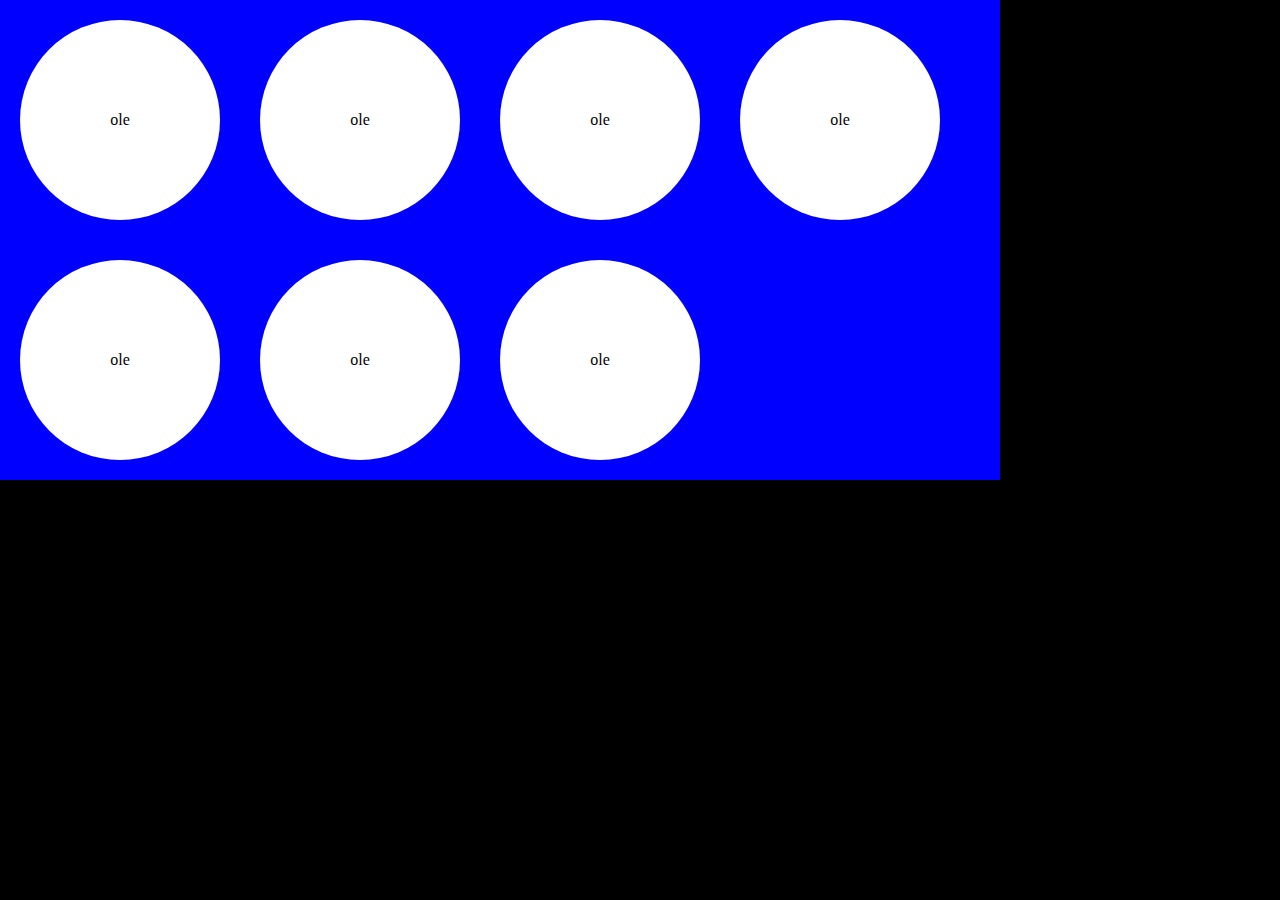
<file: Aula05/index.html>
<!DOCTYPE html>
<html lang="en">
<head>
    <meta charset="UTF-8">
    <meta http-equiv="X-UA-Compatible" content="IE=edge">
    <meta name="viewport" content="width=device-width, initial-scale=1.0">
    <link rel="stylesheet" href="style.css">
    <title>Flex-box</title>
</head>
<body>

    <div class="wrap">
        <div>ole</div>
        <div>ole</div>
        <div>ole</div>
        <div>ole</div>
        <div>ole</div>
        <div>ole</div>
        <div>ole</div>
    </div>

    <div class="justify-content">
        <div></div>
        <div></div>
        <div></div>
    </div>

    <div class="align-items">
        <div></div>
        <div></div>
        <div></div>
    </div>
    
</body>
</html>
</file>
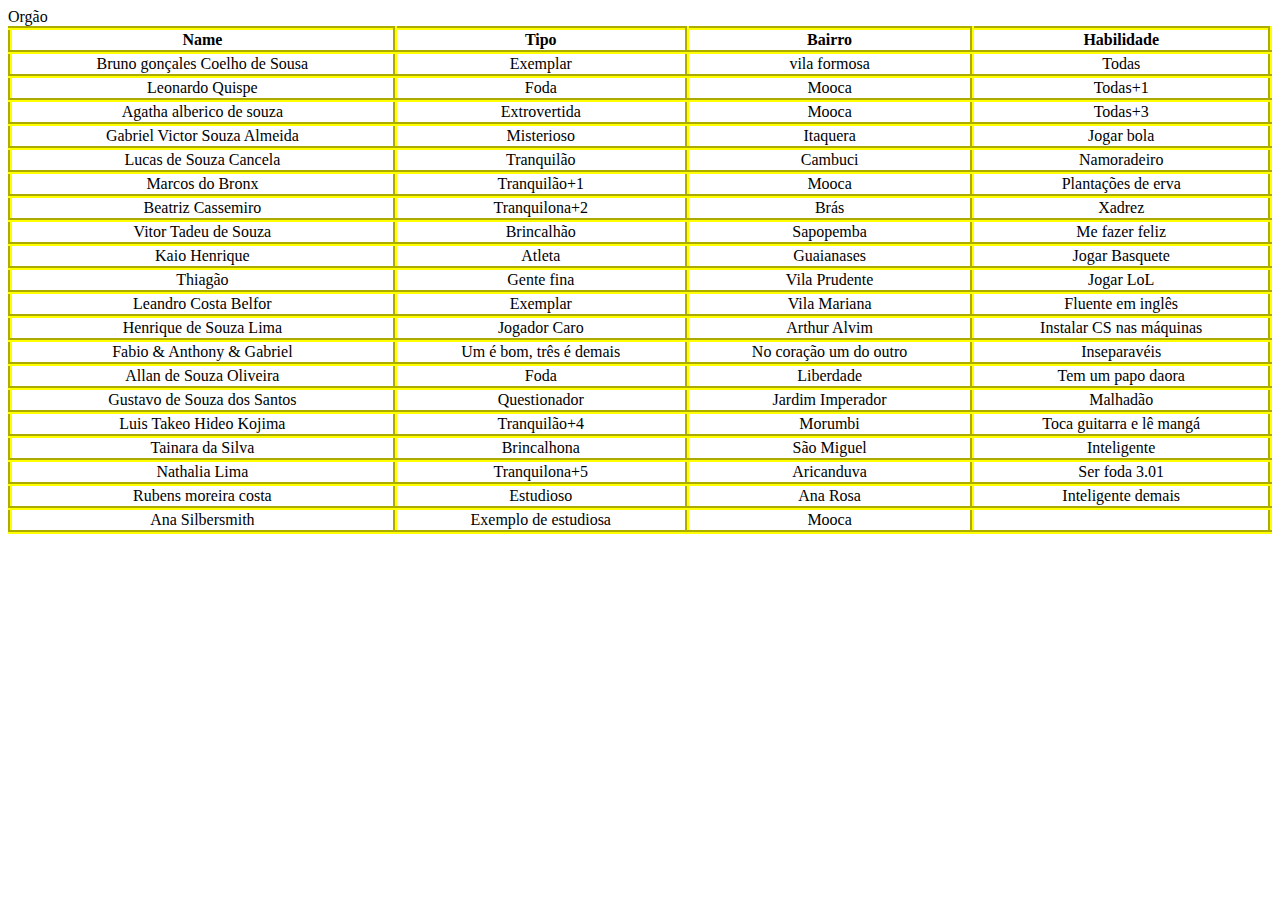
<file: Aula06/index.html>
<!DOCTYPE html>
<html lang="en">
    <head>
        <meta charset="UTF-8">
        <meta http-equiv="X-UA-Compatible" content="IE=edge">
        <meta name="viewport" content="width=device-width, initial-scale=1.0">
        <title>Document</title>

        <style>

            table,
            td,
            th {
                border: 4px outset yellow;
                text-align: center;
                border-collapse: collapse;

            }
        </style>
    </head>
    <body>
        <table style="width: 100%;">Orgão
            <tr>
                <th>Name</th>
                <th>Tipo</th>
                <th>Bairro</th>
                <th>Habilidade</th>
            </tr>
            <tr>
                <td>Bruno gonçales Coelho de Sousa</td>
                <td>Exemplar</td>
                <td>vila formosa</td>
                <td>Todas</td>
            </tr>
            <tr>
                <td>Leonardo Quispe</td>
                <td>Foda</td>
                <td>Mooca</td>
                <td>Todas+1</td>
            </tr>
            <tr>
                <td>Agatha alberico de souza</td>
                <td>Extrovertida</td>
                <td>Mooca</td>
                <td>Todas+3</td>
            </tr>
            <tr>
                <td>Gabriel Victor Souza Almeida</td>
                <td>Misterioso</td>
                <td>Itaquera</td>
                <td>Jogar bola</td>
            </tr>
            <tr>
                <td>Lucas de Souza Cancela</td>
                <td>Tranquilão</td>
                <td>Cambuci</td>
                <td>Namoradeiro</td>
            </tr>
            <tr>
                <td>Marcos do Bronx</td>
                <td>Tranquilão+1</td>
                <td>Mooca</td>
                <td>Plantações de erva</td>
            </tr>
            <tr>
                <td>Beatriz Cassemiro</td>
                <td>Tranquilona+2</td>
                <td>Brás</td>
                <td>Xadrez</td>
            </tr>
            <tr>
                <td>Vitor Tadeu de Souza</td>
                <td>Brincalhão</td>
                <td>Sapopemba</td>
                <td>Me fazer feliz</td>
            </tr>
            <tr>
                <td>Kaio Henrique</td>
                <td>Atleta</td>
                <td>Guaianases</td>
                <td>Jogar Basquete</td>
            </tr>
            <tr>
                <td>Thiagão</td>
                <td>Gente fina</td>
                <td>Vila Prudente</td>
                <td>Jogar LoL</td>
            </tr>
            <tr>
                <td>Leandro Costa Belfor</td>
                <td>Exemplar</td>
                <td>Vila Mariana</td>
                <td>Fluente em inglês</td>
            </tr>
            <tr>
                <td>Henrique de Souza Lima</td>
                <td>Jogador Caro</td>
                <td>Arthur Alvim</td>
                <td>Instalar CS nas máquinas</td>
            </tr>
            <tr>
                <td>Fabio & Anthony & Gabriel</td>
                <td>Um é bom, três é demais</td>
                <td>No coração um do outro</td>
                <td>Inseparavéis</td>
            </tr>
            <tr>
                <td>Allan de Souza Oliveira</td>
                <td>Foda</td>
                <td>Liberdade</td>
                <td>Tem um papo daora</td>
            </tr>
            <tr>
                <td>Gustavo de Souza dos Santos</td>
                <td>Questionador</td>
                <td>Jardim Imperador</td>
                <td>Malhadão</td>
            </tr>
            <tr>
                <td>Luis Takeo Hideo Kojima</td>
                <td>Tranquilão+4</td>
                <td>Morumbi</td>
                <td>Toca guitarra e lê mangá</td>
            </tr>
            <tr>
                <td>Tainara da Silva</td>
                <td>Brincalhona</td>
                <td>São Miguel</td>
                <td>Inteligente</td>
            </tr>
            <tr>
                <td>Nathalia Lima</td>
                <td>Tranquilona+5</td>
                <td>Aricanduva</td>
                <td>Ser foda 3.01</td>
            </tr>
            <tr>
                <td>Rubens moreira costa</td>
                <td>Estudioso</td>
                <td>Ana Rosa</td>
                <td>Inteligente demais</td>
            </tr>
            <tr>
                <td>Ana Silbersmith</td>
                <td>Exemplo de estudiosa</td>
                <td>Mooca</td>
                <td></td>
            </tr>
        </table>
    </body>
</html>
</file>
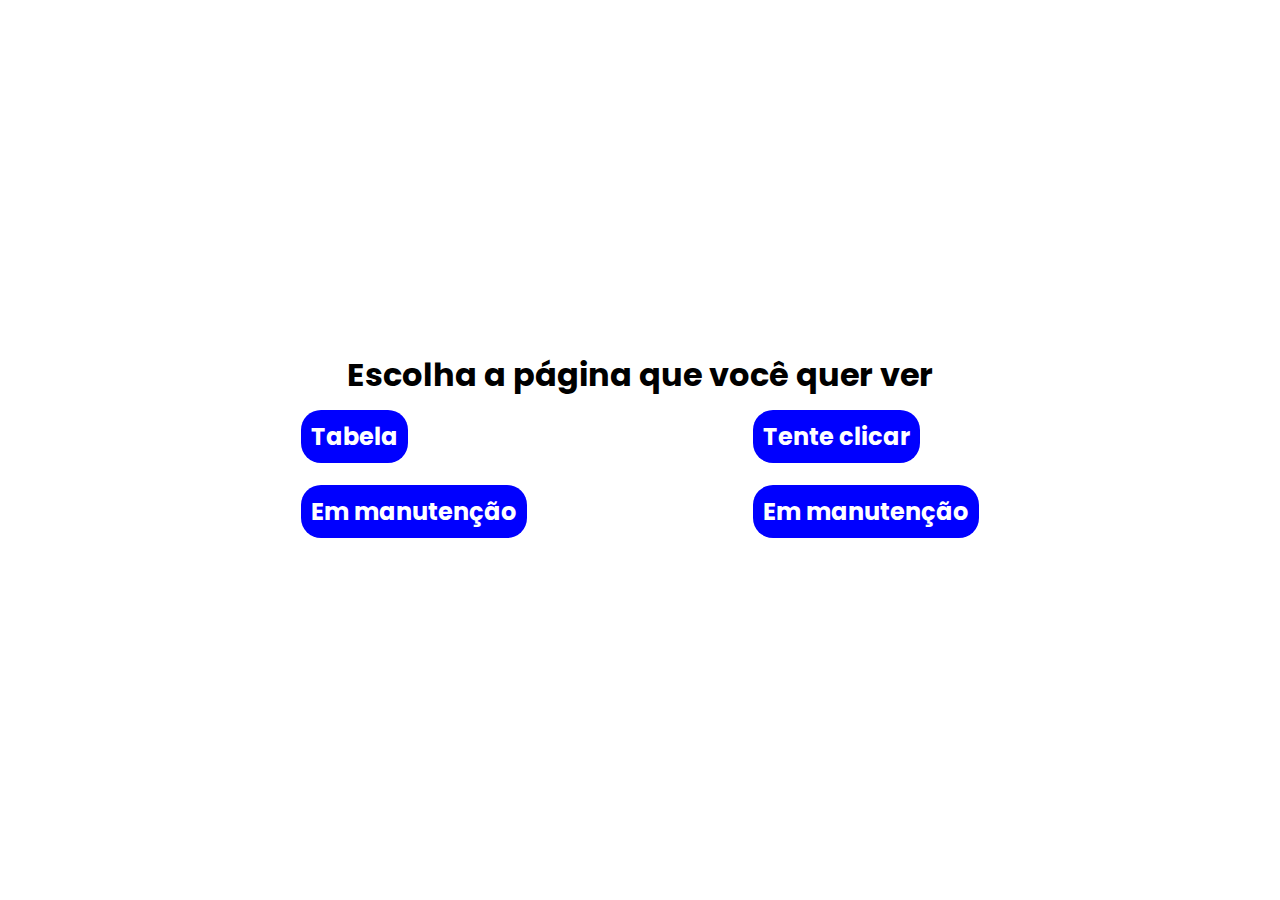
<file: Projeto-Final-Web-I/index.html>
<!DOCTYPE html>
<html lang="en">
<head>
    <meta charset="UTF-8">
    <meta http-equiv="X-UA-Compatible" content="IE=edge">
    <meta name="viewport" content="width=device-width, initial-scale=1.0">
    <title>Projeto Final</title>
    <link rel="stylesheet" href="style.css">
</head>
<body>
    <div class="menu">
        <h1>Escolha a página que você quer ver</h1>
        <div>
            <h2><a href="tabela.html">Tabela</a></h2>
            <h2><a href="clica.html">Tente clicar</a></h2>
            <h2><a href="">Em manutenção</a></h2>
            <h2><a href="">Em manutenção</a></h2>
        </div>
        
    </div>
</body>
</html>
</file>
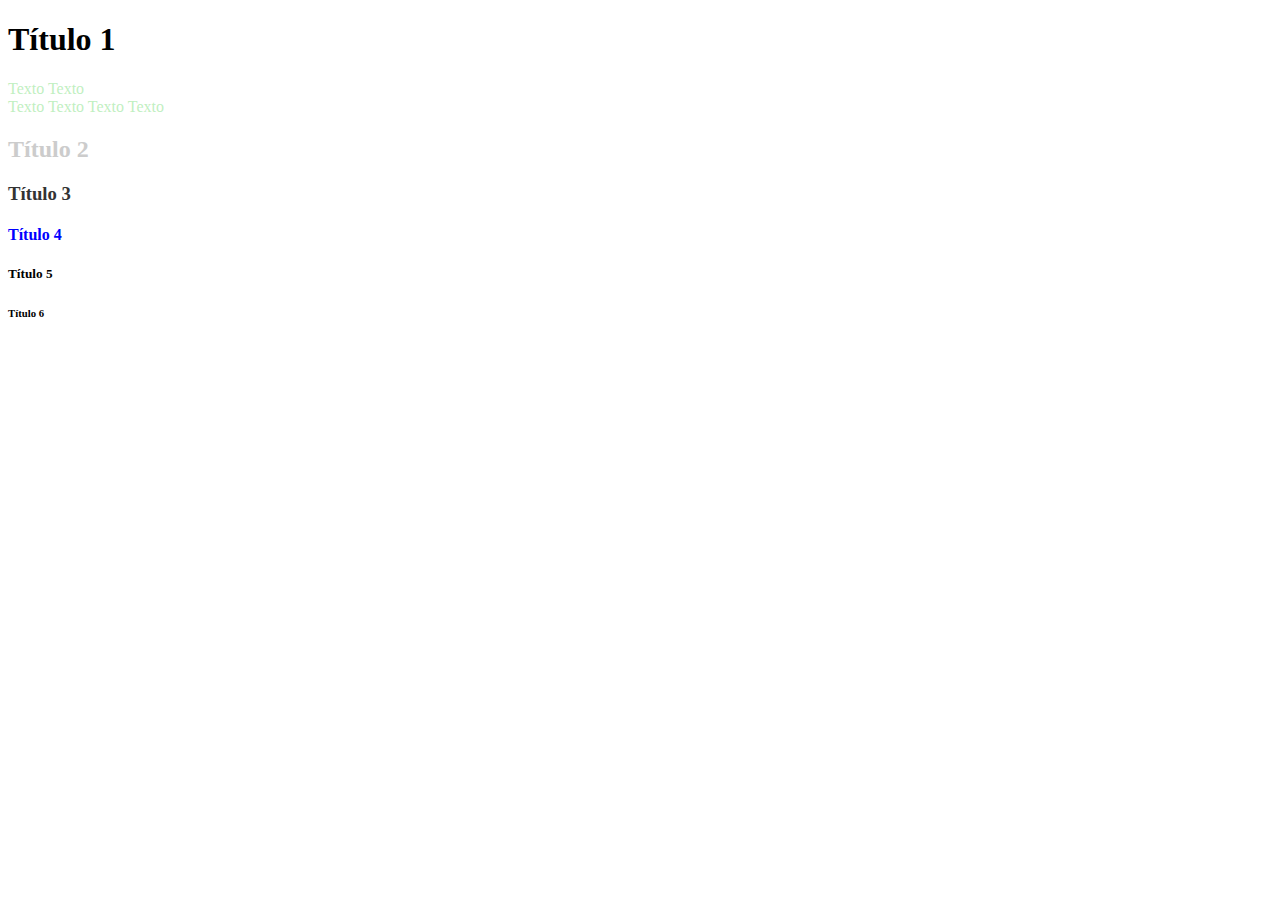
<file: Aula01.html>
<!DOCTYPE html>
<html>
<head>
    <title>Minha primeira página</title>
</head>
<body>
    <h1 style="color: black;">Título 1 </h1>    
        <p style="color: #bebe;">Texto Texto </br>Texto Texto Texto Texto</p>
    <h2 style="color: #ccc;">Título 2 </h2>
    <h3 style="color: #333;">Título 3 </h3>
    <h4 style="color: blue;">Título 4 </h4>
    <h5>Título 5 </h5>
    <h6>Título 6 </h6>
</body>
</html>
</file>
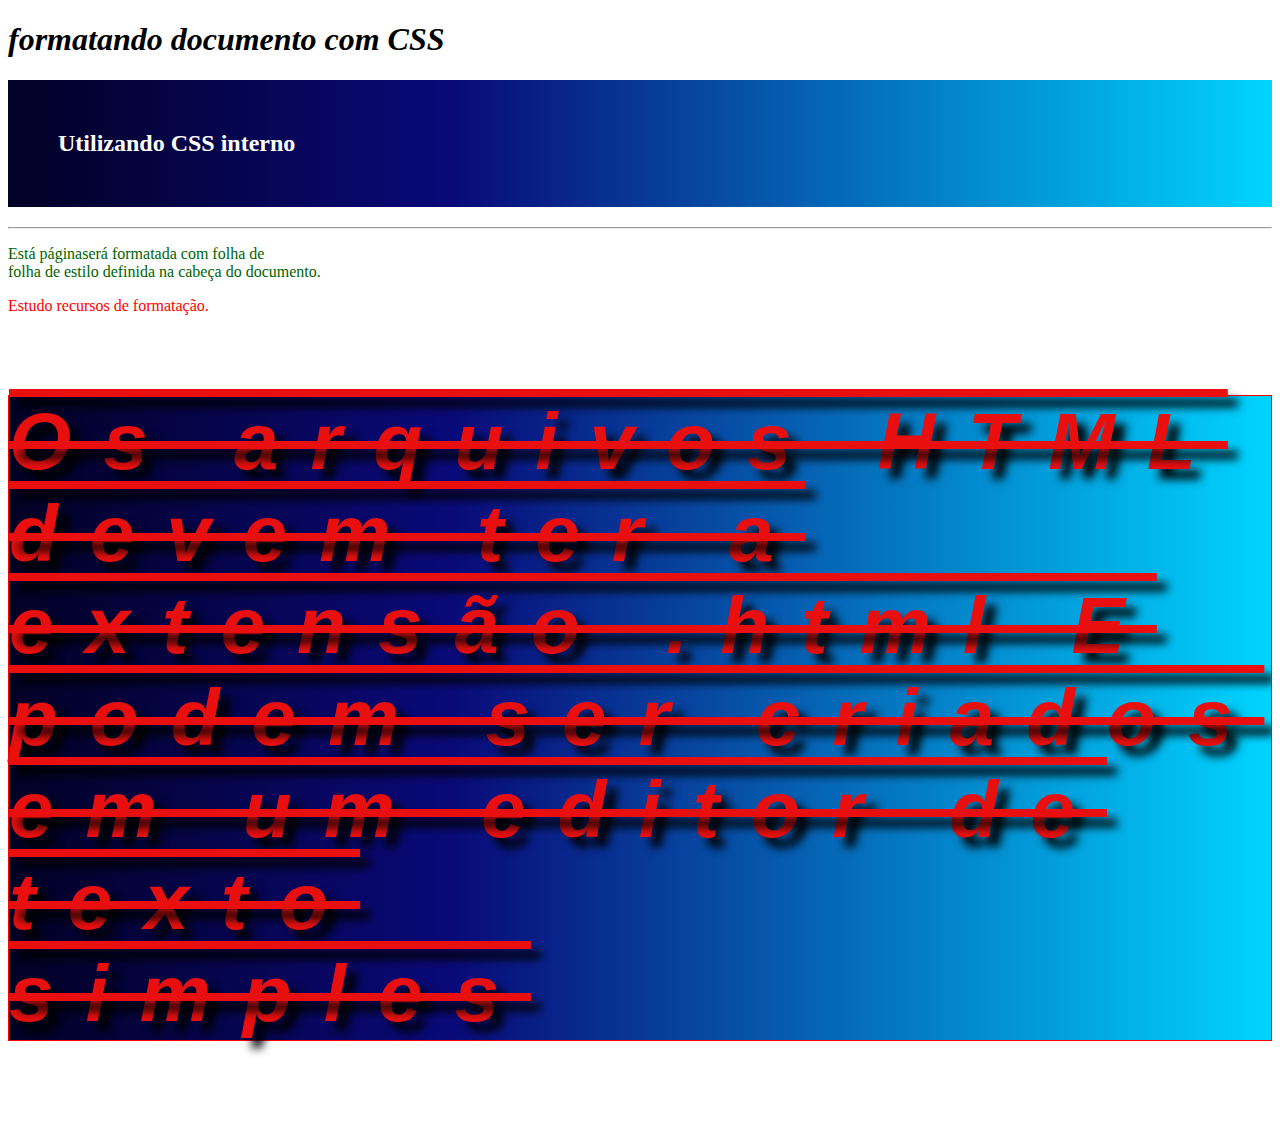
<file: Aula02/exemplo2.html>
<!DOCTYPE html>
<html lang="pt-br">
    <head>
    
        <title>Exemplo 2</title>

        <style type="text/css">

            h1 {
                font-style: italic;
            }

            .paragrafo {
                color: darkgreen;
            }

            .paragrafo2 {
                color: red;

            }

            
            .titulo2 {
                background: rgb(2,0,36);
                background: linear-gradient(90deg, rgba(2,0,36,1) 0%, rgba(9,9,121,1) 35%, rgba(0,212,255,1) 100%);
                color: white;
                padding: 50px;
            }
            .brunoeleonardo{
                color: rgb(233, 15, 15);
                font-size: 5rem;
                font-weight: bold;
                font-family: sans-serif;
                text-shadow: 10px 10px 10px black;
                text-decoration: line-through overline;
                border: 1px solid red;
                background: linear-gradient(90deg, rgba(2,0,36,1) 0%, rgba(9,9,121,1) 35%, rgba(0,212,255,1) 100%);
                font-style: italic;
                letter-spacing: 2rem;
                
            }
        

        </style>
    </head>
    <body>
        <h1>formatando documento com CSS</h1>
        <h2 class="titulo2">Utilizando CSS interno</h2>
        <hr>
        <p class="paragrafo">Está páginaserá formatada com folha de </br>
        folha de estilo definida na cabeça do documento.</p>
        
        <p class="paragrafo2">Estudo recursos de formatação.</p>
        <p class="brunoeleonardo">Os arquivos HTML devem ter a extensão .html E podem ser criados em um editor de texto <br> 
        simples</p>

    </body>
</html>
</file>
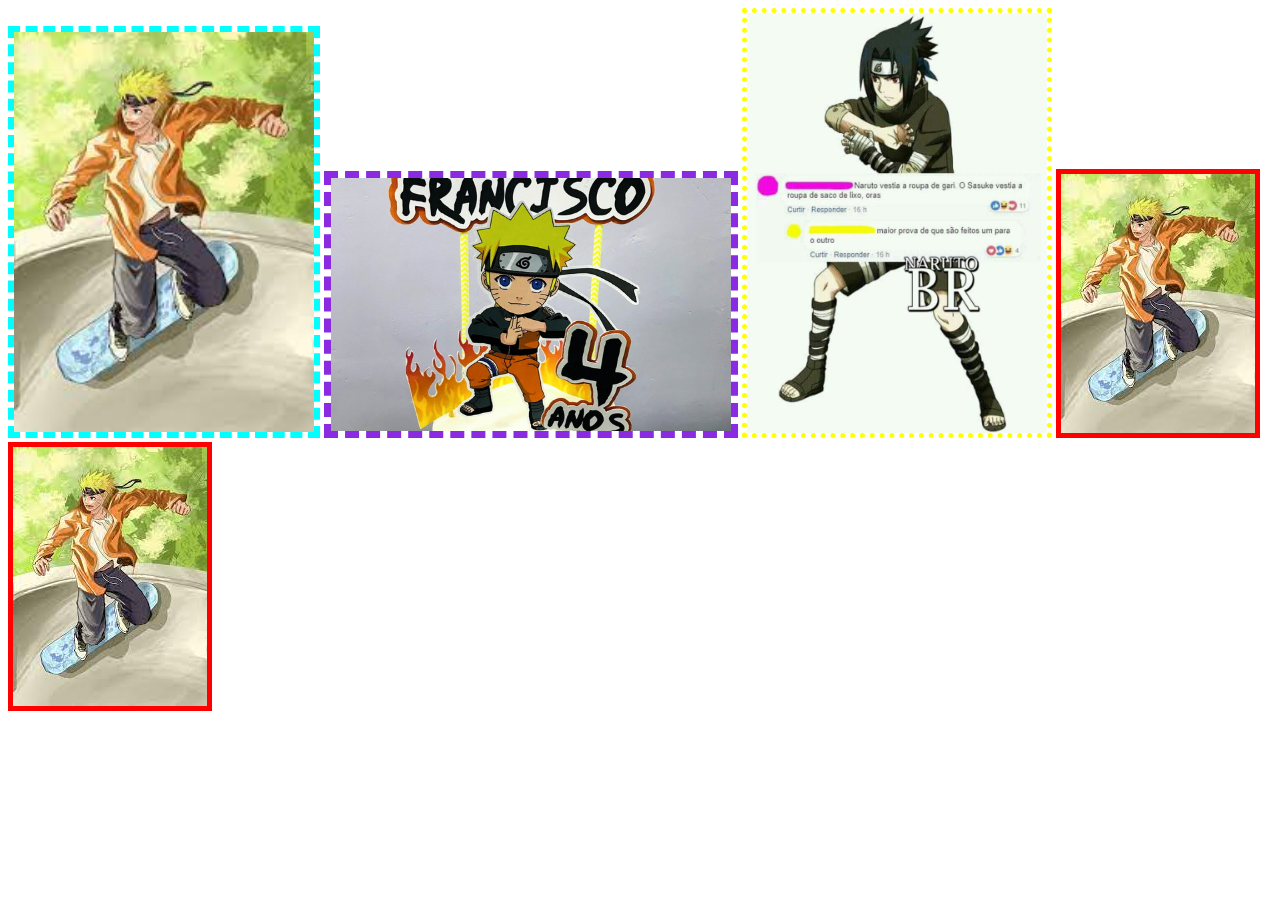
<file: Aula03/aula03.html>
<!DOCTYPE html>
<html>
    <head>
        <title>Document</title>

        <link rel="stylesheet" href="css/imagem.css">

    </head>
    <body>
        <img src="./img/flipcbwindows.jpg" class="dimensao" id="um">
        <img src="./img/narutosaofrancisco.jpg" id="sao">
        <img src="./img/sasukesaoffrancisco.jpg" id="francisco">
        <img src="./img/flipcbwindows.jpg">
        <img src="./img/flipcbwindows.jpg">
    </body>
</html>
</file>
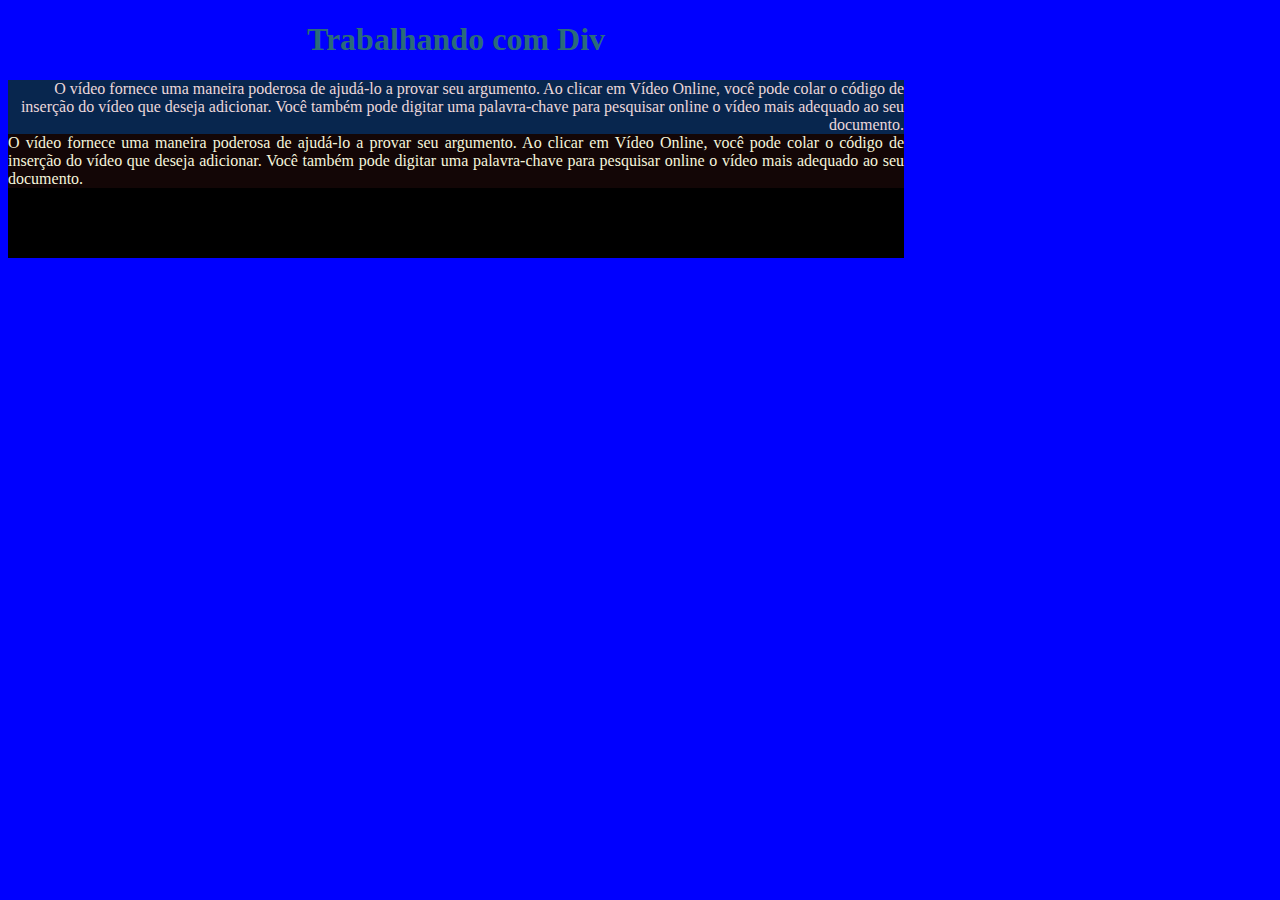
<file: Aula04/div1.html>
﻿<!DOCTYPE html>
<html>
<head>
    <meta charset="utf-8">
<title>Documento Div</title>
        <style>
            h1 {
                text-align:center;
                color:rgb(43, 107, 122);
            }
            body {
                width:70%;
                background-color: blue;
            }
            .container .box {
               display : flex;
              flex-direction : row;
               
            }
      
            
            .container .box .box-cell.box1 {
                background:rgb(8, 38, 78);
                color:rgb(236, 216, 219);
                text-align: right;
             }
            .container .box .box-cell.box2 {
                background:rgb(19, 6, 6);
                text-align:justify;
                color: beige;
            }

            .cr7 {
                width: 100%;
                height: 70px;
                background-color: black;
            }
        </style>

</head>

<body>
        <h1>Trabalhando com Div </h1>
        <div class="container">
            <div class="box">
                <div class="box-row">
                    <div class="box-cell box1">
                   O vídeo fornece uma maneira poderosa de ajudá-lo a provar seu argumento. Ao clicar em Vídeo Online, você pode colar o código de inserção do vídeo que deseja adicionar. Você também pode digitar uma palavra-chave para pesquisar online o vídeo mais adequado ao seu documento.
                    </div>
                    <div class="box-cell box2">
                   O vídeo fornece uma maneira poderosa de ajudá-lo a provar seu argumento. Ao clicar em Vídeo Online, você pode colar o código de inserção do vídeo que deseja adicionar. Você também pode digitar uma palavra-chave para pesquisar online o vídeo mais adequado ao seu documento.
                    </div>
                </div>
            </div>
        </div>

        <div class="cr7">
        </div>
</body>
</html>
</file>
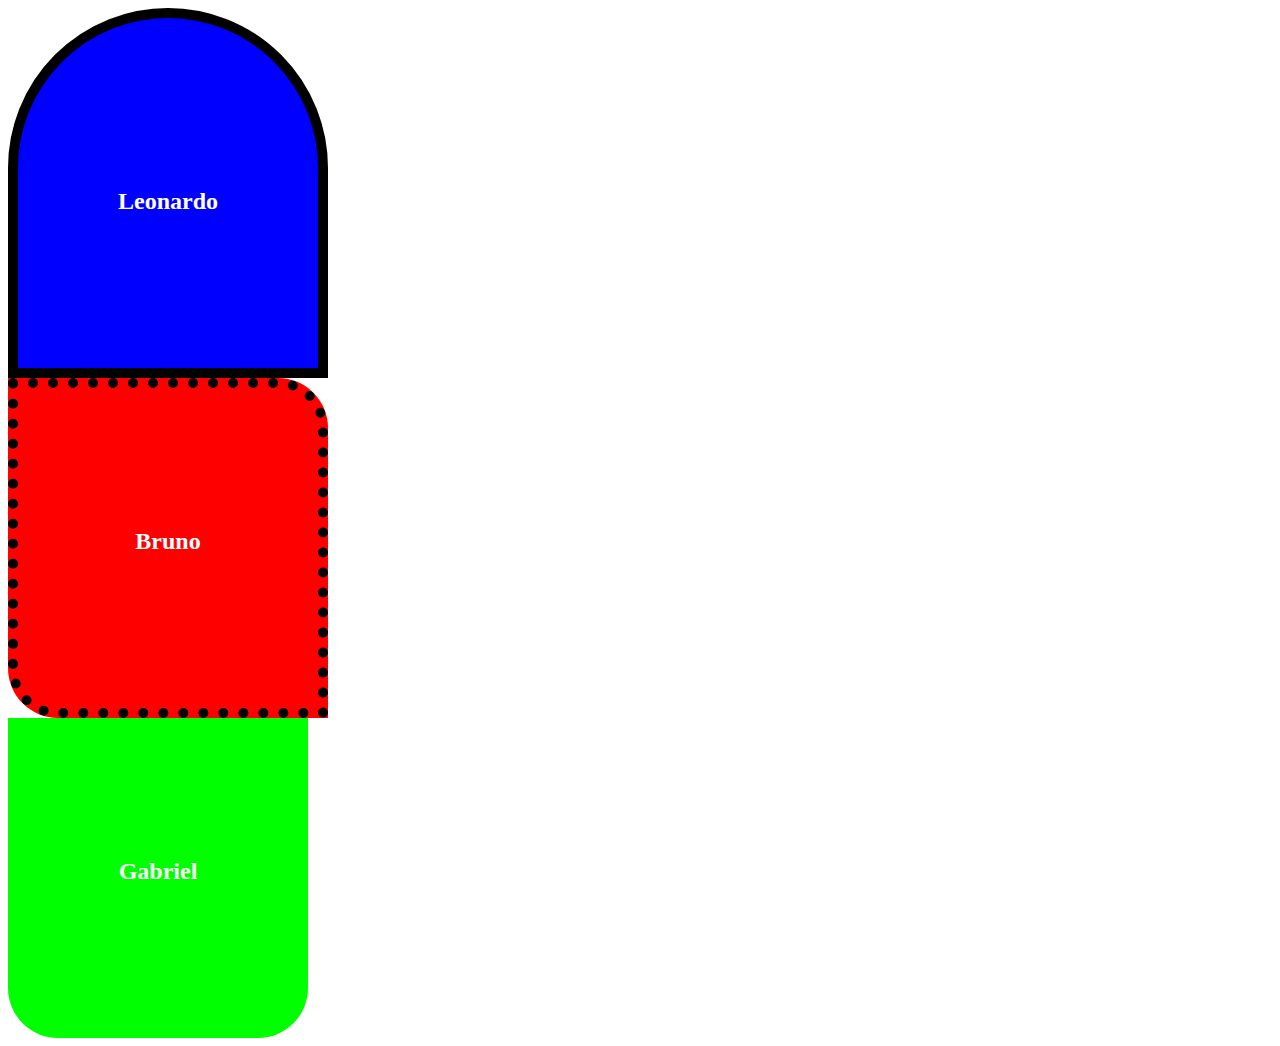
<file: Aula04/div2.html>
﻿<!DOCTYPE html>
<html>
<head>
    <meta charset="utf-8">
    <title>Cores de fundo em HTML Div</title>
    <link rel="shortcut icon" href="pngwing.com.png" type="image/x-icon">
    <style type="text/css">
        div{
            width: 300px;
            height: 200px;
        }
        .azul{
            background-color: blue;
            border-radius: 500px 500px 0 0;
            border: 10px solid black;
            color: white;
            text-align: center;
            padding-top: 150px;
            animation: direita .5s ease-in-out alternate infinite;
        }

        @keyframes direita {
            from {
                transform: translate(0px);
            }
            to {
                transform: translate(100px);
            }
        }
        .vermelho{
            background: #FF0000;
            border-radius: 0 50px 0 50px;
            border: 10px dotted black;
            color: white;
            text-align: center;
            padding-top: 120px;
            animation: amanha .5s ease-in-out alternate infinite;
        }

        @keyframes amanha {
            from{
                transform: translate(100px);
            }
            to{
                transform: translate(0px);
            }
        }
        .verde{
            background: rgb(0,255,0);
            border-radius: 0 0 50px 50px;
            color: white;
            text-align: center;
            padding-top: 120px;
            animation: tarde .5s infinite;
        }
        @keyframes tarde
        {
            from {
                transform: rotate(360deg);
            }
            to{
                transform: translate(0deg);
            }
        }
    </style>
</head>
<body>
    <div class="azul">
        <h2>Leonardo</h2>
    </div>   

    <div class="vermelho">
            <h2>Bruno</h2>
    </div>

    <div class="verde">
          <h2>Gabriel</h3>
    </div>
</body>
</html>
</file>
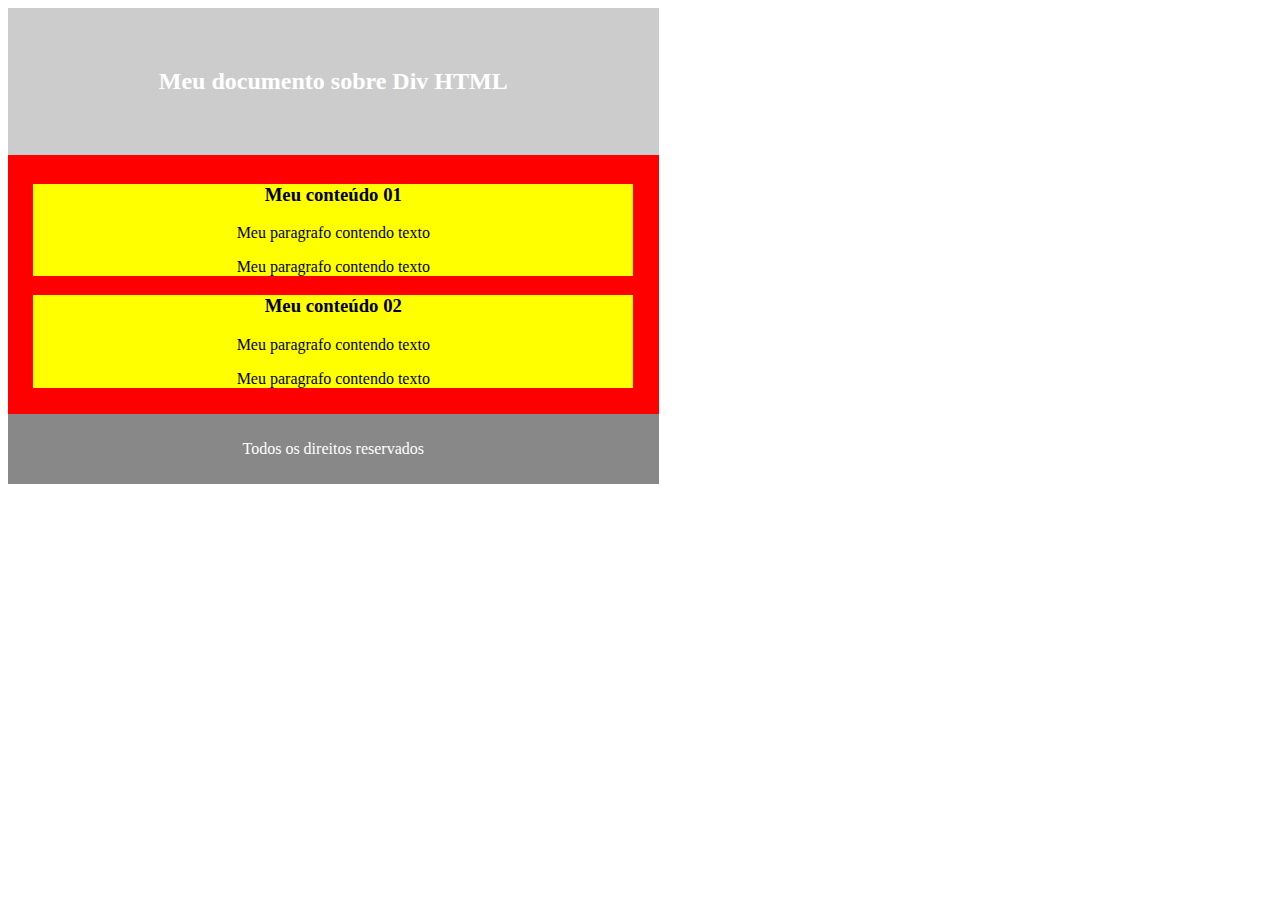
<file: Aula04/div3.html>
﻿<!DOCTYPE html>
<html>
<head>
    <meta charset="utf-8">
    <title>Cores de fundo em HTML Div</title>
   <style>
    #cabecalho{
        background-color: #cccccc;
        width: 600px;
        padding: 40px 2%;
        color: white;
        text-align: center;
    }
	#corpo{ 
        background-color: red;
        width: 600px;
        padding: 10px 2%;
    }
    #rodape{
        width: 600px;
        padding: 10px 2%;
        background-color: #888888;
        color: white;
        text-align: center;
    }

    .sessao_conteudo{
        text-align: center;
        width: 100%;
      /*  padding: 0px 2%;   */
        background-color: yellow;
		  /* display:inline-block; */
    }
</style>
</head>
<body>
<div id="cabecalho">
    <h2>Meu documento sobre Div HTML</h2>
</div>
<div id="corpo">
    <div class="sessao_conteudo">
        <h3>Meu conteúdo 01</h3>
        <p>Meu paragrafo contendo texto</p>
        <p>Meu paragrafo contendo texto</p>
    </div>
    <div class="sessao_conteudo">
        <h3>Meu conteúdo 02</h3>
        <p>Meu paragrafo contendo texto</p>
        <p>Meu paragrafo contendo texto</p>
    </div>    
</div>


<div id="rodape">
    <p>Todos os direitos reservados</p>
</div>
</body>
</html>
</file>
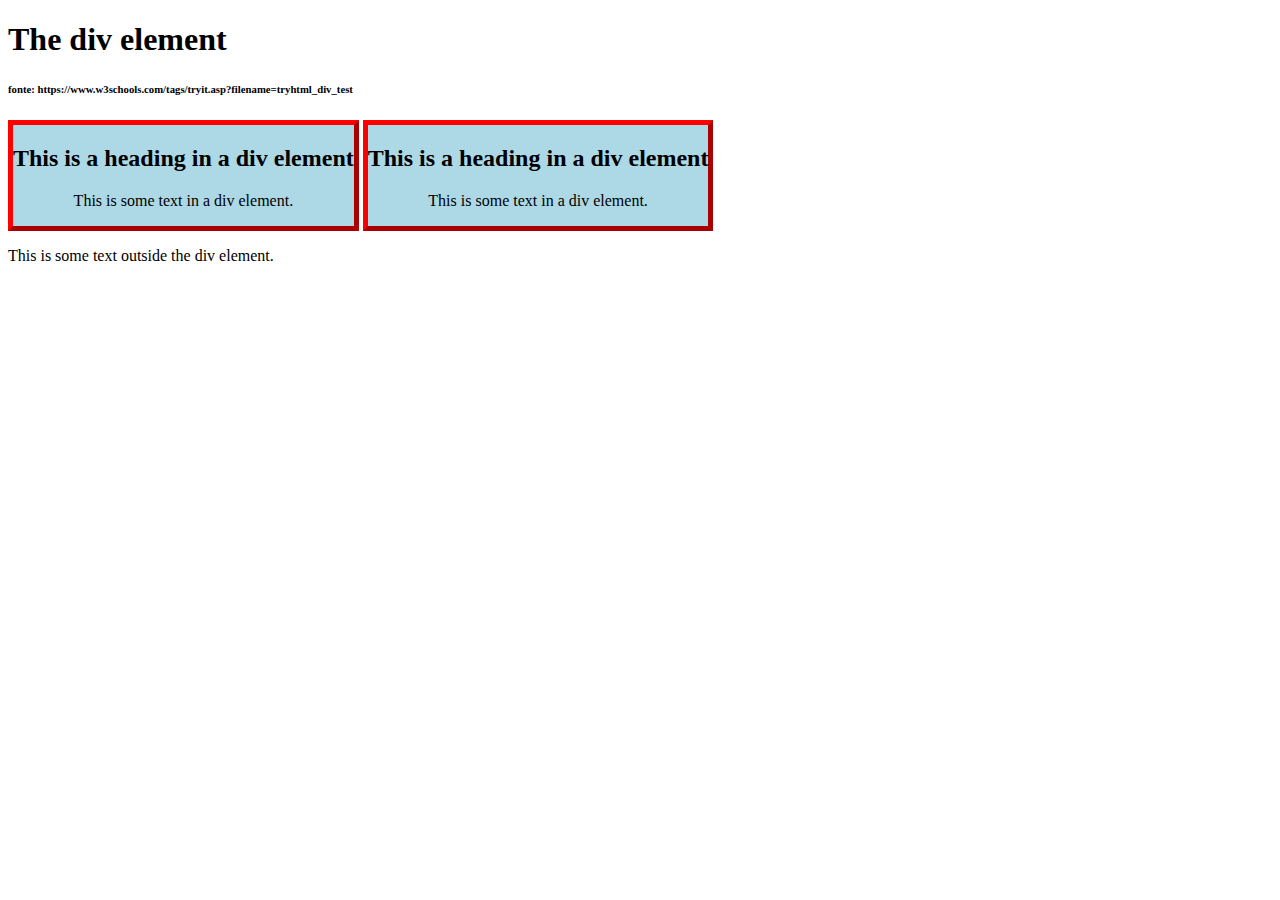
<file: Aula04/div6.html>
﻿<!DOCTYPE html>
<html>
<head>
<style>
.myDiv {
  border: 5px outset red;
  background-color: lightblue;    
  text-align: center;
  display:inline-block;
}
</style>
</head>
<body>

<h1>The div element</h1>
<h6>fonte: https://www.w3schools.com/tags/tryit.asp?filename=tryhtml_div_test</h6>

<div class="myDiv">
  <h2>This is a heading in a div element</h2>
  <p>This is some text in a div element.</p>
</div>

<div class="myDiv">
  <h2>This is a heading in a div element</h2>
  <p>This is some text in a div element.</p>
</div>


<p>This is some text outside the div element.</p>

</body>
</html>
</file>
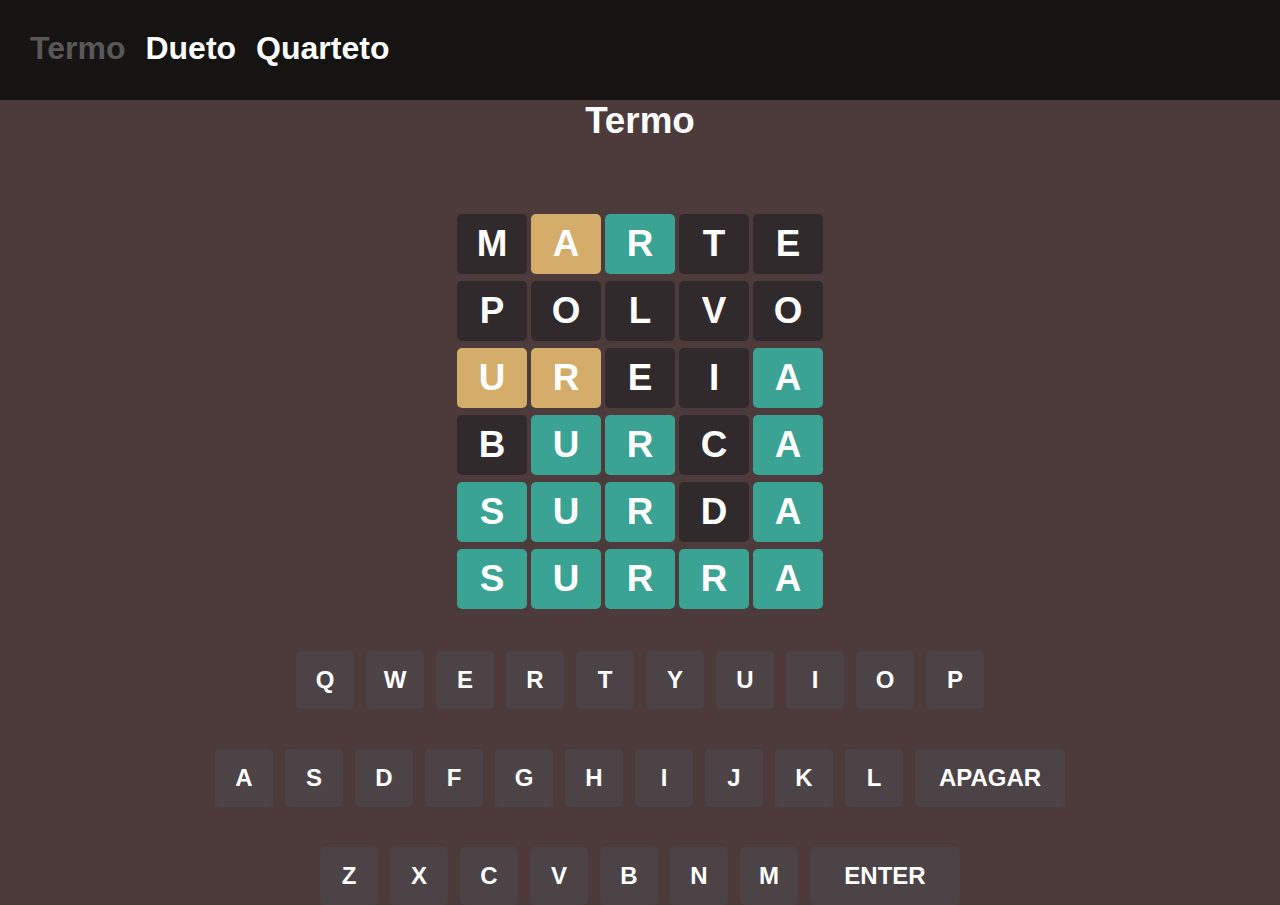
<file: Aula04/termo.html>
<!DOCTYPE html>
<html lang="en">
<head>
    <link rel="shortcut icon" href="pngwing.com.png" type="image/x-icon">
    <meta charset="UTF-8">
    <meta http-equiv="X-UA-Compatible" content="IE=edge">
    <meta name="viewport" content="width=device-width, initial-scale=1.0">
    <title>Termo</title>
    <link rel="stylesheet" href="style.css">
</head>
<body>
    <header>
        <ul>
            <li>Termo</li>
            <li>Dueto</li>
            <li>Quarteto</li>
        </ul>
    </header>

    <p class="titulo">Termo</p>

    <div class="linha">
    <div class="quadrado">
        <p>M</p>
    </div>
    <div class="quadrado amarelo">
        <p>A</p>
    </div>
    <div class="quadrado verde">
        <p>R</p>
    </div>
    <div class="quadrado">
        <p>T</p>
    </div>
    <div class="quadrado">
        <p>E</p>
    </div>
    </div>

    <div class="linha">
        <div class="quadrado">
            <p>P</p>
        </div>
        <div class="quadrado">
            <p>O</p>
        </div>
        <div class="quadrado">
            <p>L</p>
        </div>
        <div class="quadrado">
            <p>V</p>
        </div>
        <div class="quadrado">
            <p>O</p>
        </div>
    </div>

    <div class="linha">
        <div class="quadrado amarelo">
            <p>U</p>
        </div>
        <div class="quadrado amarelo">
            <p>R</p>
        </div>
        <div class="quadrado">
            <p>E</p>
        </div>
        <div class="quadrado">
            <p>I</p>
        </div>
        <div class="quadrado verde">
            <p>A</p>
        </div>
    </div>

    <div class="linha">
        <div class="quadrado">
            <p>B</p>
        </div>
        <div class="quadrado verde">
            <p>U</p>
        </div>
        <div class="quadrado verde">
            <p>R</p>
        </div>
        <div class="quadrado">
            <p>C</p>
        </div>
        <div class="quadrado verde">
            <p>A</p>
        </div>
    </div>

    <div class="linha">
        <div class="quadrado verde">
            <p>S</p>
        </div>
        <div class="quadrado verde">
            <p>U</p>
        </div>
        <div class="quadrado verde">
            <p>R</p>
        </div>
        <div class="quadrado">
            <p>D</p>
        </div>
        <div class="quadrado verde">
            <p>A</p>
        </div>
    </div>

    <div class="linha">
        <div class="quadrado verde">
            <p>S</p>
        </div>
        <div class="quadrado verde">
            <p>U</p>
        </div>
        <div class="quadrado verde">
            <p>R</p>
        </div>
        <div class="quadrado verde">
            <p>R</p>
        </div>
        <div class="quadrado verde">
            <p>A</p>
        </div>
    </div>

    <div class="linha1">
        <div class="tecla">
            <p>Q</p>
        </div>
        <div class="tecla">
            <p>W</p>
        </div>
        <div class="tecla">
            <p>E</p>
        </div>
        <div class="tecla">
            <p>R</p>
        </div>
        <div class="tecla">
            <p>T</p>
        </div>
        <div class="tecla">
            <p>Y</p>
        </div>
        <div class="tecla">
            <p>U</p>
        </div>
        <div class="tecla">
            <p>I</p>
        </div>
        <div class="tecla">
            <p>O</p>
        </div>
        <div class="tecla">
            <p>P</p>
        </div>
    </div>


    <div class="linha1">
        <div class="tecla">
            <p>A</p>
        </div>
        <div class="tecla">
            <p>S</p>
        </div>
        <div class="tecla">
            <p>D</p>
        </div>
        <div class="tecla">
            <p>F</p>
        </div>
        <div class="tecla">
            <p>G</p>
        </div>
        <div class="tecla">
            <p>H</p>
        </div>
        <div class="tecla">
            <p>I</p>
        </div>
        <div class="tecla">
            <p>J</p>
        </div>
        <div class="tecla">
            <p>K</p>
        </div>
        <div class="tecla">
            <p>L</p>
        </div>
        <div class="tecla apagar">
            <p>APAGAR</p>
        </div>

    </div>


    <div class="linha1">
        <div class="tecla">
            <p>Z</p>
        </div>
        <div class="tecla">
            <p>X</p>
        </div>
        <div class="tecla">
            <p>C</p>
        </div>
        <div class="tecla">
            <p>V</p>
        </div>
        <div class="tecla">
            <p>B</p>
        </div>
        <div class="tecla">
            <p>N</p>
        </div>
        <div class="tecla">
            <p>M</p>
        </div>
        <div class="tecla enter">
            <p>ENTER</p>
        </div>
    </div>
</body>
</html>
</file>
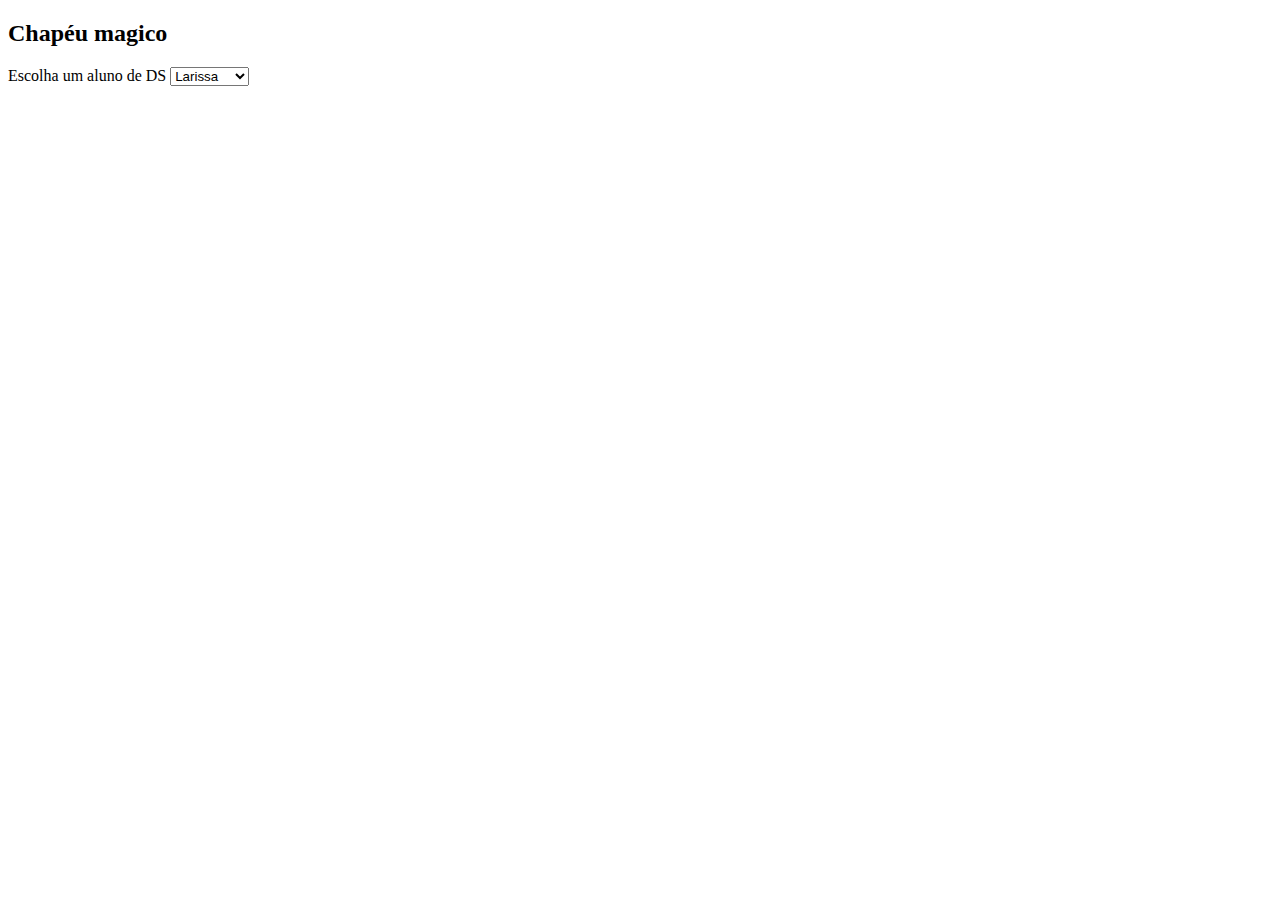
<file: Aula07/form1.html>
<!DOCTYPE html>
<html lang="en">
<head>
    <meta charset="UTF-8">
    <meta http-equiv="X-UA-Compatible" content="IE=edge">
    <meta name="viewport" content="width=device-width, initial-scale=1.0">
    <title>Document</title>
</head>
<body>

        <h2>Chapéu magico</h2>

        <form action="#">
            <label for="cars">Escolha um aluno de DS</label>
            <select id="cars" name="cars">
                <option value="volvo">Larissa</option>
                <option value="saab">Bruno</option>
                <option value="fiat">Henricão</option>
                <option value="audi">Marcão</option>
                <option value="audi">Leonardo</option>
            </select>
        </form>

</body>
</html>
</file>
<file: Aula05/style.css>
* {
    background-color: black;
}

body {
    margin: 0;
    padding: 0;
}

.wrap{
    width: 1000px;
    background-color: blue;
    display: flex;
    flex-wrap: wrap;
    margin-bottom: 100px;
}

.wrap div {
    width: 200px;
    height: 200px;
    background-color: white;
    border-radius: 50%;
    align-items: center;
    display: flex;
    justify-content: center;
    margin: 20px;
}

.justify-content {

}
</file>
<file: Projeto-Final-Web-I/style.css>
@import url('https://fonts.googleapis.com/css2?family=Poppins:wght@100;200;300;400;500;600;700;800;900&display=swap');

* {
    box-sizing: border-box;
    margin: 0;
    padding: 0; 
}

body {
    display: flex;
    justify-content: center;
    align-items: center;
    font-family: 'Poppins', sans-serif; 
    flex-direction: column;
}

h2 {
    margin: 20px 0;
}

.menu {
    display: flex;
    justify-content: center;
    align-items: center;
    flex-direction: column;
    height: 100vh;
}

.menu div {
    display: grid;
    grid-template-columns: 2fr 1fr ;
}

.menu a{
    padding: 10px;
    color: white;
    text-decoration: none;
    background-color: blue;
    border-radius: 20px;
    transition: background 1s;
}

a:hover {
    background-color: rgb(44, 44, 44);
}

table {
    font-size: 1rem;
    border: none;
    border-spacing: 0;
    width: 100vw;
}

table th {
    text-align: center;
    background-color: rgb(78, 85, 189);
    color: white;
}

table tr{
    text-align: center;
    width: 100%;
}


table td {
    padding: 0 40px;
    border: none;
}

table tr:nth-child(even) {
    border: none;
    background-color: rgb(68, 78, 218);
    color: white;
}

table{
    border-bottom: 4px solid rgb(78, 85, 189);
}

form {
    display: flex;
    flex-wrap: wrap;
    width: 100%;
    margin: 20px;
    gap: 40px 0;
}

input {
    margin: 0 auto;
}

form p{
    width: 90%;
    margin: 0 auto;
    
}

input[type=button] {
    background-color: rgb(78, 85, 189);
    padding: 10px;
    border: none;
    font-weight: 700;
    color: white;
    font-size: 1.5rem;
    border-radius: 20px;
    transition: 1s;
}
input[type=button]:hover {
    opacity: 70%;
}

.botao {
    display: flex;
    justify-content: center;
    align-items: center;
    width: 100%;
    height: 70vh;
    background-color: rgb(143, 255, 255);
}

button#click{
    background-color: rgb(53, 92, 199);
    border: none;
    padding: 15px;
    color: white;
    font-weight: 700;
    font-size: 1.5rem;
    display: flex;
    animation: nivel1 infinite alternate;
    animation-duration: 2s;
    cursor: pointer;
}

@keyframes nivel1 {
    0% {
        transform: translate(-200px);
    }
    100% {
        transform: translate(200px);
    }
}

@keyframes nivel2 {
    0% {
        transform: translate(-100px, -200px);
    }
    50% {
        transform: translate(-200px, 100px);
    }
    75% {
        transform: translate(200px, 50px);
    }
    100% {
        transform: translate(-100px, -200px);
    }
}

@keyframes nivel3 {
    0% {
        transform: translate(-100px, -200px) rotate(95deg);
    }
    50% {
        transform: translate(-200px, 100px) rotate(300deg);
    }
    75% {
        transform: translate(200px, 50px) rotate(50deg);
    }
    100% {
        transform: translate(-100px, -200px) rotate(100deg);
    }
}

@keyframes nivel4 {
    0% {
        transform: translate(100px, 200px) rotate(-95deg);
    }
    50% {
        transform: translate(200px, -100px) rotate(-300deg);
    }
    75% {
        transform: translate(-200px, -50px) rotate(-50deg);
    }
    100% {
        transform: translate(100px, 200px) rotate(-100deg);
    }
}

@keyframes nivel5 {
    0% {
        transform: translate(-200px, 200px) rotate(-360deg);
    }
    25% {
        transform: translate(300px, -300px) rotate(0deg);
    }
    50% {
        transform: translate(200px, 200px) rotate(360deg);
    }
    75% {
        transform: translate(-400px, -50px) rotate(780deg);
    }
    100% {
        transform: translate(100px, -300px) rotate(-360deg);
    }
}

.velocidades button {
    padding: 5px 10px;
    margin: 20px 5px;
    font-weight: 700;
}

.voltar a{
    display: flex;
    position: fixed;
    bottom: 20px;
    right: 20px;
    font-size: 2rem;
    background-color: rgb(41, 41, 41);
    color: white;
    padding: 15px;
    border-radius: 50%;
    align-items: center;
    transition: 1s;
}

.voltar a:hover {
    background-color: rgb(218, 218, 218);
    color: black;
}
</file>
<file: Aula03/css/imagem.css>
.dimensao {
    width: 300px;
}

/* O que for declarado com ponto da seguinte forma: .declaracao é compreendido como classe no CSS */


img {
    border: solid 5px red;
}

/* O que for declarado como sendo um identificador de tag vai ser aplicado em todas as ocorrencias em que aparecer */

#francisco {
    border: dotted 5px yellow;
    width: 300px;
}

#sao{
    border: dashed 7px blueviolet;
    width: 400px;
}

#um{
    border: dashed 6px cyan;
}

/* Quando você declara com # então o tipo 'id' vai ser aplicado! Esse tipo apesar de funcionar não é tão recomendado, pois IDS precisam ser únicos e não se repetem.*/
</file>
<file: Aula04/style.css>
* {
    margin: 0;
    padding: 0;
    box-sizing: border-box;
    font-family: sans-serif;
    font-weight: 800;
}

body {
    background-color: #4d3a3a;
}

header {
    background-color: rgb(22, 19, 19);
    color: white;
    width: 100%;
    height: 100px;
    padding: 30px;
    font-size: 2rem;
}

ul {
    display: flex;
    gap: 20px;
    list-style: none;
}

ul li:nth-child(1) {
    color: rgb(88, 88, 88);
}

p {
    display: flex;
    justify-content: center;
    color: white;
    font-size: 2.3rem;
}

.titulo {
    margin-bottom: 70px;
}


.linha {
    display: flex;
    margin-top: 3px;
    justify-content: center;
}

.quadrado {
    display: flex;
    justify-content: center;
    align-items: center;
    background-color: #312a2c;
    margin: 2px;
    width: 70px;
    height: 60px;
    border-radius: 5px;
}


.linha1{
    display: flex;
    gap: 12px;
    justify-content: center;
    margin-top: 40px;

}

.tecla{
    display: flex;
    background-color: #4C4347;
    width: 58px;
    height: 58px;
    justify-content: center;
    border-radius: 5px;
    align-items: center;


}

.tecla p{
    font-size: 1.5em;

}

.apagar {
    width: 150px;
}

.enter {
    width: 150px;
}

.verde {
    background-color: #3aa394;
}

.amarelo {
    background-color: #d3ad69;
}
</file>
